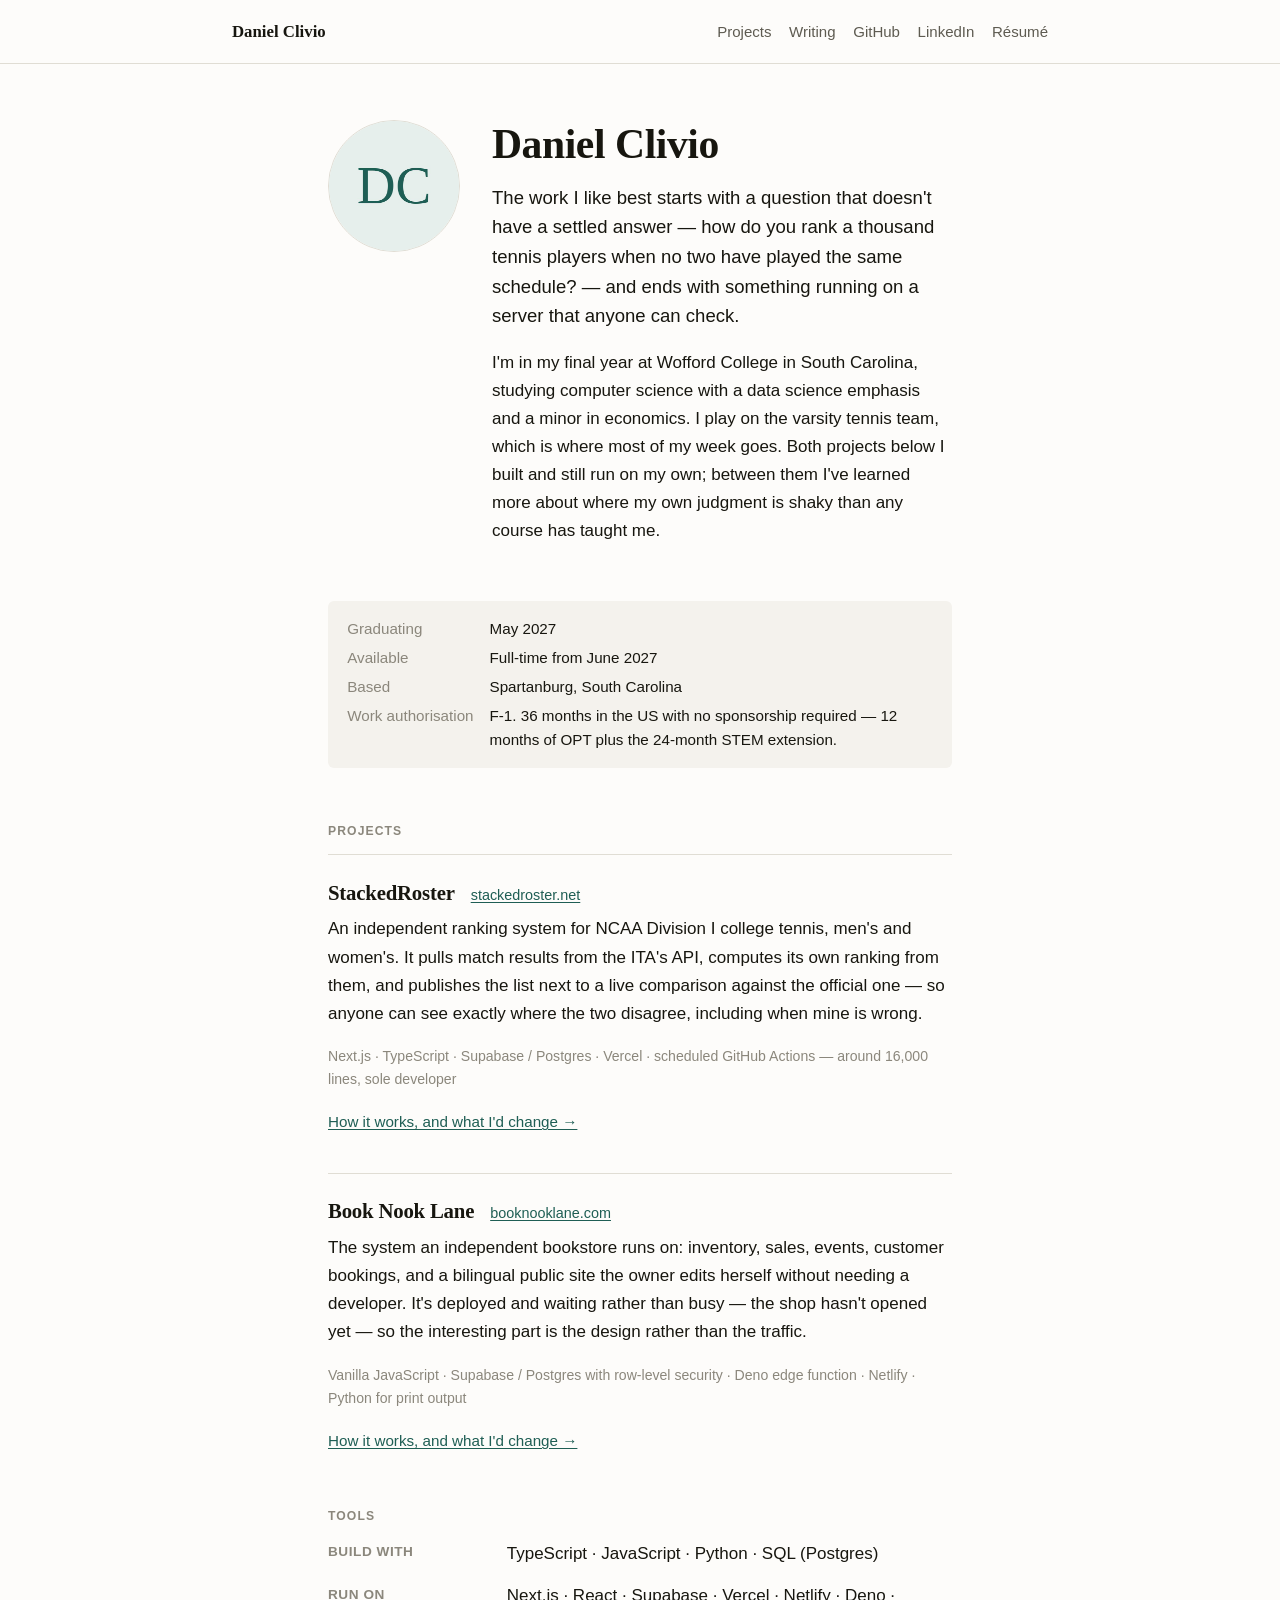
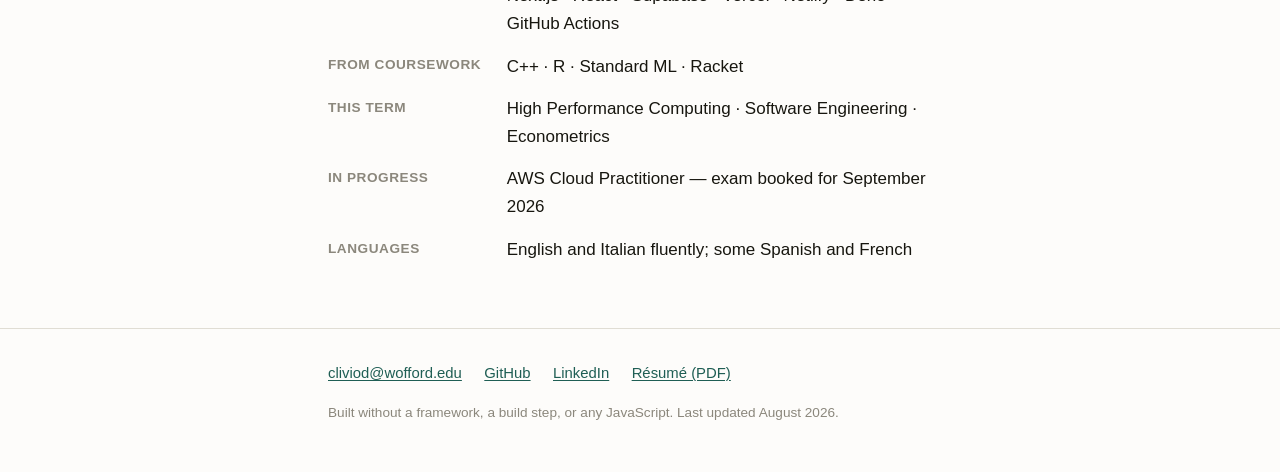
<file: index.html>
<!doctype html>
<html lang="en">
<head>
<meta charset="utf-8">
<meta name="viewport" content="width=device-width, initial-scale=1">
<title>Daniel Clivio</title>
<meta name="description" content="Computer science student at Wofford College. I build and run StackedRoster, an independent NCAA college tennis ranking system, and Book Nook Lane, the operations platform for an independent bookstore.">
<link rel="canonical" href="https://danielclivio05.github.io/">
<meta property="og:type" content="website">
<meta property="og:title" content="Daniel Clivio">
<meta property="og:description" content="Computer science student at Wofford College. I build and run StackedRoster, an independent NCAA college tennis ranking system, and Book Nook Lane, the operations platform for an independent bookstore.">
<meta property="og:url" content="https://danielclivio05.github.io/">
<meta property="og:image" content="https://danielclivio05.github.io/assets/og.png">
<meta property="og:image:width" content="1200">
<meta property="og:image:height" content="630">
<meta property="og:image:alt" content="Daniel Clivio — computer science, Wofford College">
<meta name="twitter:card" content="summary_large_image">
<link rel="stylesheet" href="styles.css">
</head>
<body>
<a class="skip" href="#main">Skip to content</a>

<header class="site">
  <div class="wide">
    <a class="name" href="/">Daniel Clivio</a>
    <nav aria-label="Primary">
      <a href="#projects">Projects</a>
      <a href="calibration.html">Writing</a>
      <a href="https://github.com/DanielClivio05">GitHub</a>
      <a href="https://www.linkedin.com/in/daniel-clivio">LinkedIn</a>
      <a href="assets/Daniel-Clivio-Resume.pdf">Résumé</a>
    </nav>
  </div>
</header>

<main id="main" class="wrap">

  <section class="intro">
    <img class="portrait" src="assets/daniel.jpg" alt="Daniel Clivio" width="132" height="132">
    <div class="text">
      <h1>Daniel Clivio</h1>
      <p class="lede" style="margin-top:0.8rem">
        The work I like best starts with a question that doesn't have a settled answer — how do you
        rank a thousand tennis players when no two have played the same schedule? — and ends with
        something running on a server that anyone can check.
      </p>
      <p>
        I'm in my final year at Wofford College in South Carolina, studying computer science with a
        data science emphasis and a minor in economics. I play on the varsity tennis team, which is
        where most of my week goes. Both projects below I built and still run on my own; between
        them I've learned more about where my own judgment is shaky than any course has taught me.
      </p>
    </div>
  </section>

  <section class="facts" aria-label="Availability">
    <dl>
      <dt>Graduating</dt><dd>May 2027</dd>
      <dt>Available</dt><dd>Full-time from June 2027</dd>
      <dt>Based</dt><dd>Spartanburg, South Carolina</dd>
      <dt>Work authorisation</dt>
      <dd>F-1. 36 months in the US with no sponsorship required — 12 months of OPT plus the 24-month STEM extension.</dd>
    </dl>
  </section>

  <section id="projects">
    <h2 class="eyebrow">Projects</h2>

    <article class="project">
      <div class="head">
        <h3>StackedRoster</h3>
        <span class="url"><a href="https://stackedroster.net">stackedroster.net</a></span>
      </div>
      <p>
        An independent ranking system for NCAA Division I college tennis, men's and women's. It pulls
        match results from the ITA's API, computes its own ranking from them, and publishes the list
        next to a live comparison against the official one — so anyone can see exactly where the two
        disagree, including when mine is wrong.
      </p>
      <p class="meta">Next.js · TypeScript · Supabase / Postgres · Vercel · scheduled GitHub Actions — around 16,000 lines, sole developer</p>
      <p class="more"><a href="stackedroster.html">How it works, and what I'd change &rarr;</a></p>
    </article>

    <article class="project">
      <div class="head">
        <h3>Book Nook Lane</h3>
        <span class="url"><a href="https://booknooklane.com">booknooklane.com</a></span>
      </div>
      <p>
        The system an independent bookstore runs on: inventory, sales, events, customer bookings, and
        a bilingual public site the owner edits herself without needing a developer. It's deployed and
        waiting rather than busy — the shop hasn't opened yet — so the interesting part is the design
        rather than the traffic.
      </p>
      <p class="meta">Vanilla JavaScript · Supabase / Postgres with row-level security · Deno edge function · Netlify · Python for print output</p>
      <p class="more"><a href="booknooklane.html">How it works, and what I'd change &rarr;</a></p>
    </article>
  </section>

  <!-- ============================================================
       RANKINGS SNAPSHOT — held back until the rows are real.
       Delete this comment wrapper (this line and the closing one) to
       switch the section on. Fill the five rows first; publishing
       em-dashes looks worse than not having the section at all.
       ============================================================
  <! - - ============================================================
       RANKINGS SNAPSHOT
       Hand-maintained on purpose: no fetch, no JSON, nothing that can
       fail in front of a visitor. Replace the five rows below and update
       the caption when the 2026-27 season starts in January.
       ============================================================ - - >
  <section aria-labelledby="snapshot-h">
    <h2 class="eyebrow" id="snapshot-h">A sample of the output</h2>
    <div class="scroll">
      <table>
        <caption>
          Top five, men's singles — final 2025-26 Division I standings as computed by StackedRoster,
          published 18 June 2026. Not a live table: the 2026-27 rankings begin when dual matches
          resume in January. The <a href="https://stackedroster.net/rankings/individual">full list of 100</a>
          and the <a href="https://stackedroster.net/methodology">methodology</a> are public.
        </caption>
        <thead>
          <tr><th scope="col">#</th><th scope="col">Player</th><th scope="col">School</th></tr>
        </thead>
        <tbody>
          <tr><td class="num">1</td><td>—</td><td>—</td></tr>
          <tr><td class="num">2</td><td>—</td><td>—</td></tr>
          <tr><td class="num">3</td><td>—</td><td>—</td></tr>
          <tr><td class="num">4</td><td>—</td><td>—</td></tr>
          <tr><td class="num">5</td><td>—</td><td>—</td></tr>
        </tbody>
      </table>
    </div>
  </section>
  -->

  <section class="tech">
    <h2 class="eyebrow">Tools</h2>
    <dl>
      <dt>Build with</dt>
      <dd>TypeScript · JavaScript · Python · SQL (Postgres)</dd>
      <dt>Run on</dt>
      <dd>Next.js · React · Supabase · Vercel · Netlify · Deno · GitHub Actions</dd>
      <dt>From coursework</dt>
      <dd>C++ · R · Standard ML · Racket</dd>
      <dt>This term</dt>
      <dd>High Performance Computing · Software Engineering · Econometrics</dd>
      <dt>In progress</dt>
      <dd>AWS Cloud Practitioner — exam booked for September 2026</dd>
      <dt>Languages</dt>
      <dd>English and Italian fluently; some Spanish and French</dd>
    </dl>
  </section>

</main>

<footer class="site">
  <div class="wrap">
    <ul>
      <li><a href="mailto:cliviod@wofford.edu">cliviod@wofford.edu</a></li>
      <li><a href="https://github.com/DanielClivio05">GitHub</a></li>
      <li><a href="https://www.linkedin.com/in/daniel-clivio">LinkedIn</a></li>
      <li><a href="assets/Daniel-Clivio-Resume.pdf">Résumé (PDF)</a></li>
    </ul>
    <p class="updated">Built without a framework, a build step, or any JavaScript. Last updated August 2026.</p>
  </div>
</footer>

</body>
</html>
</file>
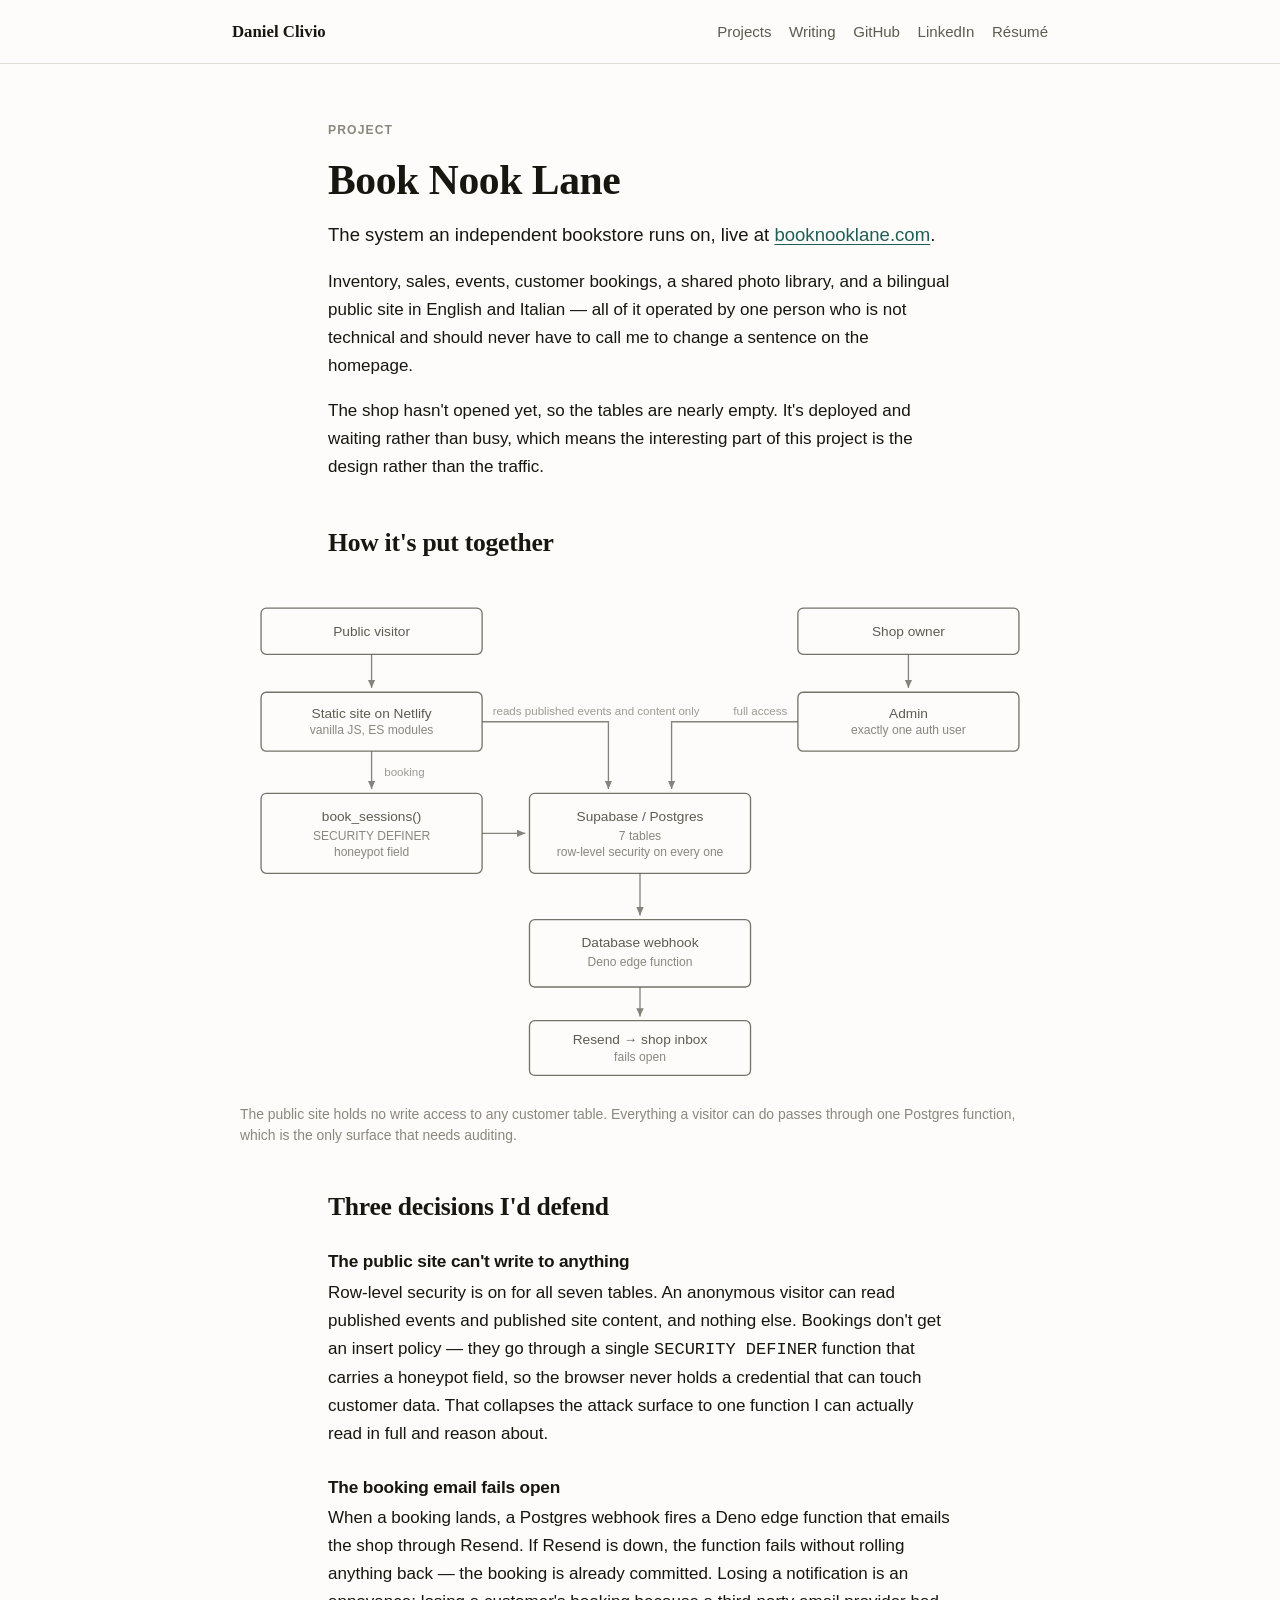
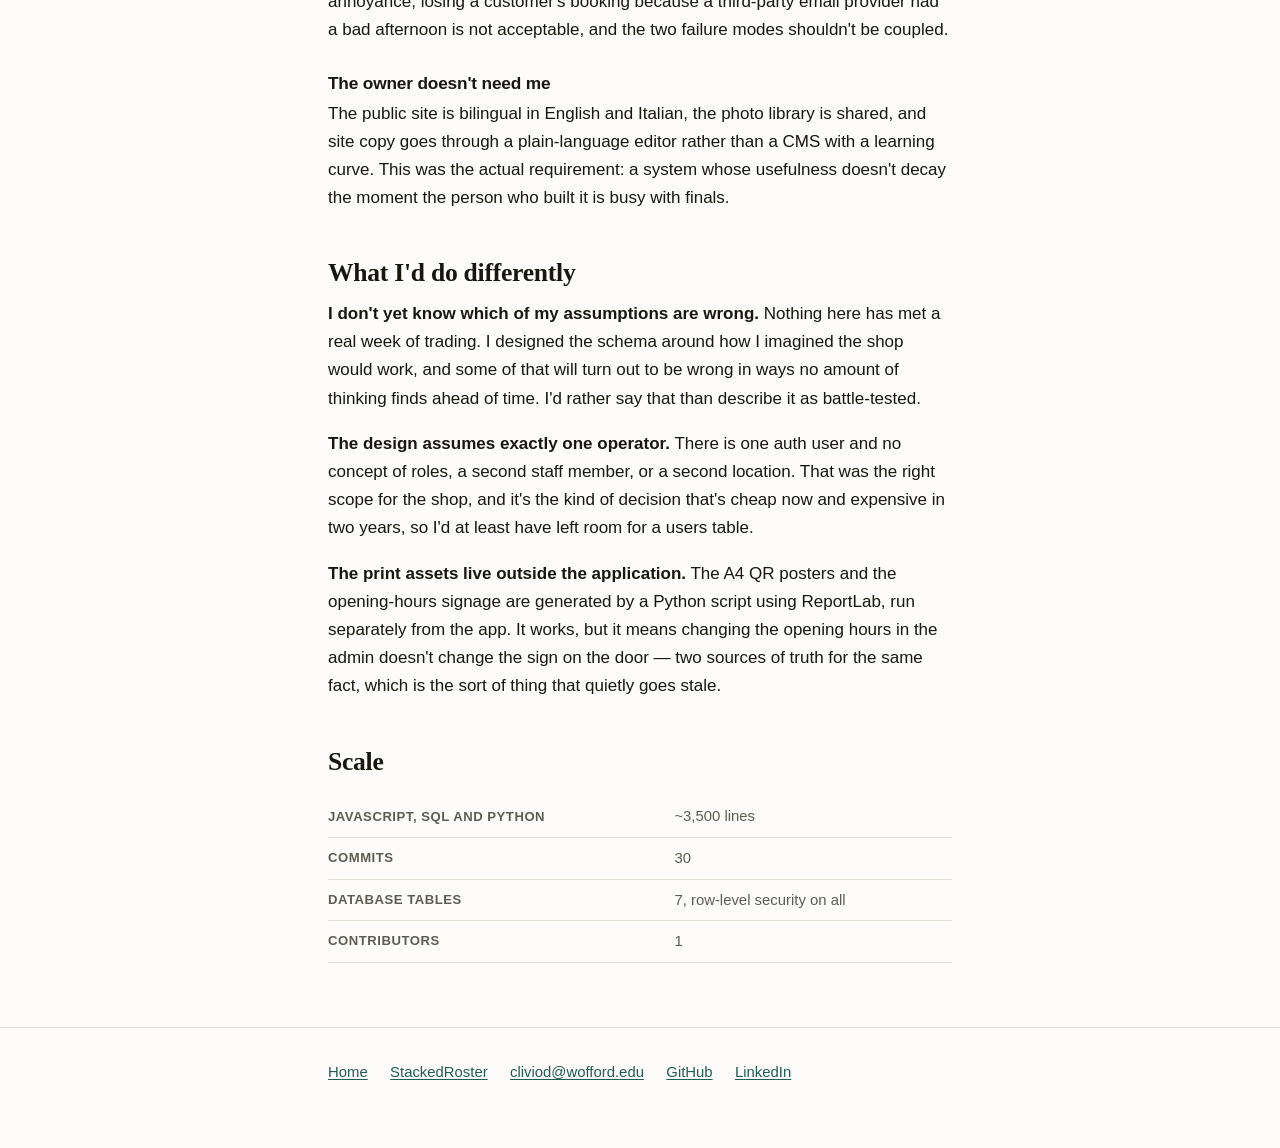
<file: booknooklane.html>
<!doctype html>
<html lang="en">
<head>
<meta charset="utf-8">
<meta name="viewport" content="width=device-width, initial-scale=1">
<title>Book Nook Lane — Daniel Clivio</title>
<meta name="description" content="How Book Nook Lane is built: the operations platform for an independent bookstore, the security design behind it, and what I would change.">
<link rel="canonical" href="https://danielclivio05.github.io/booknooklane.html">
<meta property="og:type" content="article">
<meta property="og:title" content="Book Nook Lane — how it's built">
<meta property="og:description" content="The operations platform an independent bookstore runs on: the security design, three decisions I'd defend, and what I'd change.">
<meta property="og:url" content="https://danielclivio05.github.io/booknooklane.html">
<meta property="og:image" content="https://danielclivio05.github.io/assets/og.png">
<meta name="twitter:card" content="summary_large_image">
<link rel="stylesheet" href="styles.css">
</head>
<body>
<a class="skip" href="#main">Skip to content</a>

<header class="site">
  <div class="wide">
    <a class="name" href="/">Daniel Clivio</a>
    <nav aria-label="Primary">
      <a href="/#projects">Projects</a>
      <a href="calibration.html">Writing</a>
      <a href="https://github.com/DanielClivio05">GitHub</a>
      <a href="https://www.linkedin.com/in/daniel-clivio">LinkedIn</a>
      <a href="assets/Daniel-Clivio-Resume.pdf">Résumé</a>
    </nav>
  </div>
</header>

<main id="main" class="wrap">

  <p class="eyebrow">Project</p>
  <h1>Book Nook Lane</h1>
  <p class="lede" style="margin-top:0.9rem">
    The system an independent bookstore runs on, live at
    <a href="https://booknooklane.com">booknooklane.com</a>.
  </p>

  <p>
    Inventory, sales, events, customer bookings, a shared photo library, and a bilingual public site
    in English and Italian — all of it operated by one person who is not technical and should never
    have to call me to change a sentence on the homepage.
  </p>
  <p>
    The shop hasn't opened yet, so the tables are nearly empty. It's deployed and waiting rather than
    busy, which means the interesting part of this project is the design rather than the traffic.
  </p>

  <h2>How it's put together</h2>

  <figure class="bleed">
    <div class="diagram-scroll">
      <svg viewBox="0 0 760 480" role="img" aria-labelledby="bnl-title bnl-desc">
        <title id="bnl-title">Book Nook Lane architecture</title>
        <desc id="bnl-desc">Public visitors reach a static Netlify site that can only read published
        events and content. Bookings are written through a single SECURITY DEFINER Postgres function.
        The owner signs in to an admin area with full access. A database webhook triggers a Deno edge
        function that emails the shop through Resend.</desc>
        <defs>
          <marker id="ar2" viewBox="0 0 10 10" refX="9" refY="5" markerWidth="7" markerHeight="7" orient="auto-start-reverse">
            <path d="M0,1 L9,5 L0,9 z" fill="currentColor"/>
          </marker>
        </defs>
        <g fill="none" stroke="currentColor" stroke-width="1.25" opacity="0.85">
          <rect x="20"  y="20"  width="210" height="44" rx="5"/>
          <rect x="20"  y="100" width="210" height="56" rx="5"/>
          <rect x="20"  y="196" width="210" height="76" rx="5"/>
          <rect x="275" y="196" width="210" height="76" rx="5"/>
          <rect x="530" y="20"  width="210" height="44" rx="5"/>
          <rect x="530" y="100" width="210" height="56" rx="5"/>
          <rect x="275" y="316" width="210" height="64" rx="5"/>
          <rect x="275" y="412" width="210" height="52" rx="5"/>
        </g>
        <g fill="none" stroke="currentColor" stroke-width="1.25" marker-end="url(#ar2)" opacity="0.75">
          <path d="M125,64 V96"/>
          <path d="M125,156 V192"/>
          <path d="M230,234 H271"/>
          <path d="M230,128 H350 V192"/>
          <path d="M635,64 V96"/>
          <path d="M530,128 H410 V192"/>
          <path d="M380,272 V312"/>
          <path d="M380,380 V408"/>
        </g>
        <g fill="currentColor" font-size="13" text-anchor="middle" font-family="-apple-system, BlinkMacSystemFont, 'Segoe UI', sans-serif">
          <text x="125" y="47">Public visitor</text>
          <text x="125" y="124">Static site on Netlify</text>
          <text x="125" y="140" font-size="11.5" opacity="0.72">vanilla JS, ES modules</text>
          <text x="125" y="222">book_sessions()</text>
          <text x="125" y="240" font-size="11.5" opacity="0.72">SECURITY DEFINER</text>
          <text x="125" y="256" font-size="11.5" opacity="0.72">honeypot field</text>
          <text x="380" y="222">Supabase / Postgres</text>
          <text x="380" y="240" font-size="11.5" opacity="0.72">7 tables</text>
          <text x="380" y="256" font-size="11.5" opacity="0.72">row-level security on every one</text>
          <text x="635" y="47">Shop owner</text>
          <text x="635" y="124">Admin</text>
          <text x="635" y="140" font-size="11.5" opacity="0.72">exactly one auth user</text>
          <text x="380" y="342">Database webhook</text>
          <text x="380" y="360" font-size="11.5" opacity="0.72">Deno edge function</text>
          <text x="380" y="434">Resend &rarr; shop inbox</text>
          <text x="380" y="450" font-size="11.5" opacity="0.72">fails open</text>
        </g>
        <g fill="currentColor" font-size="11" opacity="0.6" font-family="-apple-system, BlinkMacSystemFont, 'Segoe UI', sans-serif">
          <text x="240" y="122">reads published events and content only</text>
          <text x="137" y="180">booking</text>
          <text x="520" y="122" text-anchor="end">full access</text>
        </g>
      </svg>
    </div>
    <figcaption>
      The public site holds no write access to any customer table. Everything a visitor can do
      passes through one Postgres function, which is the only surface that needs auditing.
    </figcaption>
  </figure>

  <h2>Three decisions I'd defend</h2>

  <h3>The public site can't write to anything</h3>
  <p>
    Row-level security is on for all seven tables. An anonymous visitor can read published events and
    published site content, and nothing else. Bookings don't get an insert policy — they go through a
    single <code>SECURITY DEFINER</code> function that carries a honeypot field, so the browser never
    holds a credential that can touch customer data. That collapses the attack surface to one
    function I can actually read in full and reason about.
  </p>

  <h3>The booking email fails open</h3>
  <p>
    When a booking lands, a Postgres webhook fires a Deno edge function that emails the shop through
    Resend. If Resend is down, the function fails without rolling anything back — the booking is
    already committed. Losing a notification is an annoyance; losing a customer's booking because a
    third-party email provider had a bad afternoon is not acceptable, and the two failure modes
    shouldn't be coupled.
  </p>

  <h3>The owner doesn't need me</h3>
  <p>
    The public site is bilingual in English and Italian, the photo library is shared, and site copy
    goes through a plain-language editor rather than a CMS with a learning curve. This was the actual
    requirement: a system whose usefulness doesn't decay the moment the person who built it is busy
    with finals.
  </p>

  <h2>What I'd do differently</h2>
  <p>
    <strong>I don't yet know which of my assumptions are wrong.</strong> Nothing here has met a real
    week of trading. I designed the schema around how I imagined the shop would work, and some of
    that will turn out to be wrong in ways no amount of thinking finds ahead of time. I'd rather say
    that than describe it as battle-tested.
  </p>
  <p>
    <strong>The design assumes exactly one operator.</strong> There is one auth user and no concept
    of roles, a second staff member, or a second location. That was the right scope for the shop, and
    it's the kind of decision that's cheap now and expensive in two years, so I'd at least have left
    room for a users table.
  </p>
  <p>
    <strong>The print assets live outside the application.</strong> The A4 QR posters and the
    opening-hours signage are generated by a Python script using ReportLab, run separately from the
    app. It works, but it means changing the opening hours in the admin doesn't change the sign on
    the door — two sources of truth for the same fact, which is the sort of thing that quietly goes
    stale.
  </p>

  <h2>Scale</h2>
  <div class="scroll">
    <table>
      <tbody>
        <tr><th scope="row">JavaScript, SQL and Python</th><td class="num">~3,500 lines</td></tr>
        <tr><th scope="row">Commits</th><td class="num">30</td></tr>
        <tr><th scope="row">Database tables</th><td class="num">7, row-level security on all</td></tr>
        <tr><th scope="row">Contributors</th><td class="num">1</td></tr>
      </tbody>
    </table>
  </div>

</main>

<footer class="site">
  <div class="wrap">
    <ul>
      <li><a href="/">Home</a></li>
      <li><a href="stackedroster.html">StackedRoster</a></li>
      <li><a href="mailto:cliviod@wofford.edu">cliviod@wofford.edu</a></li>
      <li><a href="https://github.com/DanielClivio05">GitHub</a></li>
      <li><a href="https://www.linkedin.com/in/daniel-clivio">LinkedIn</a></li>
    </ul>
  </div>
</footer>

</body>
</html>
</file>
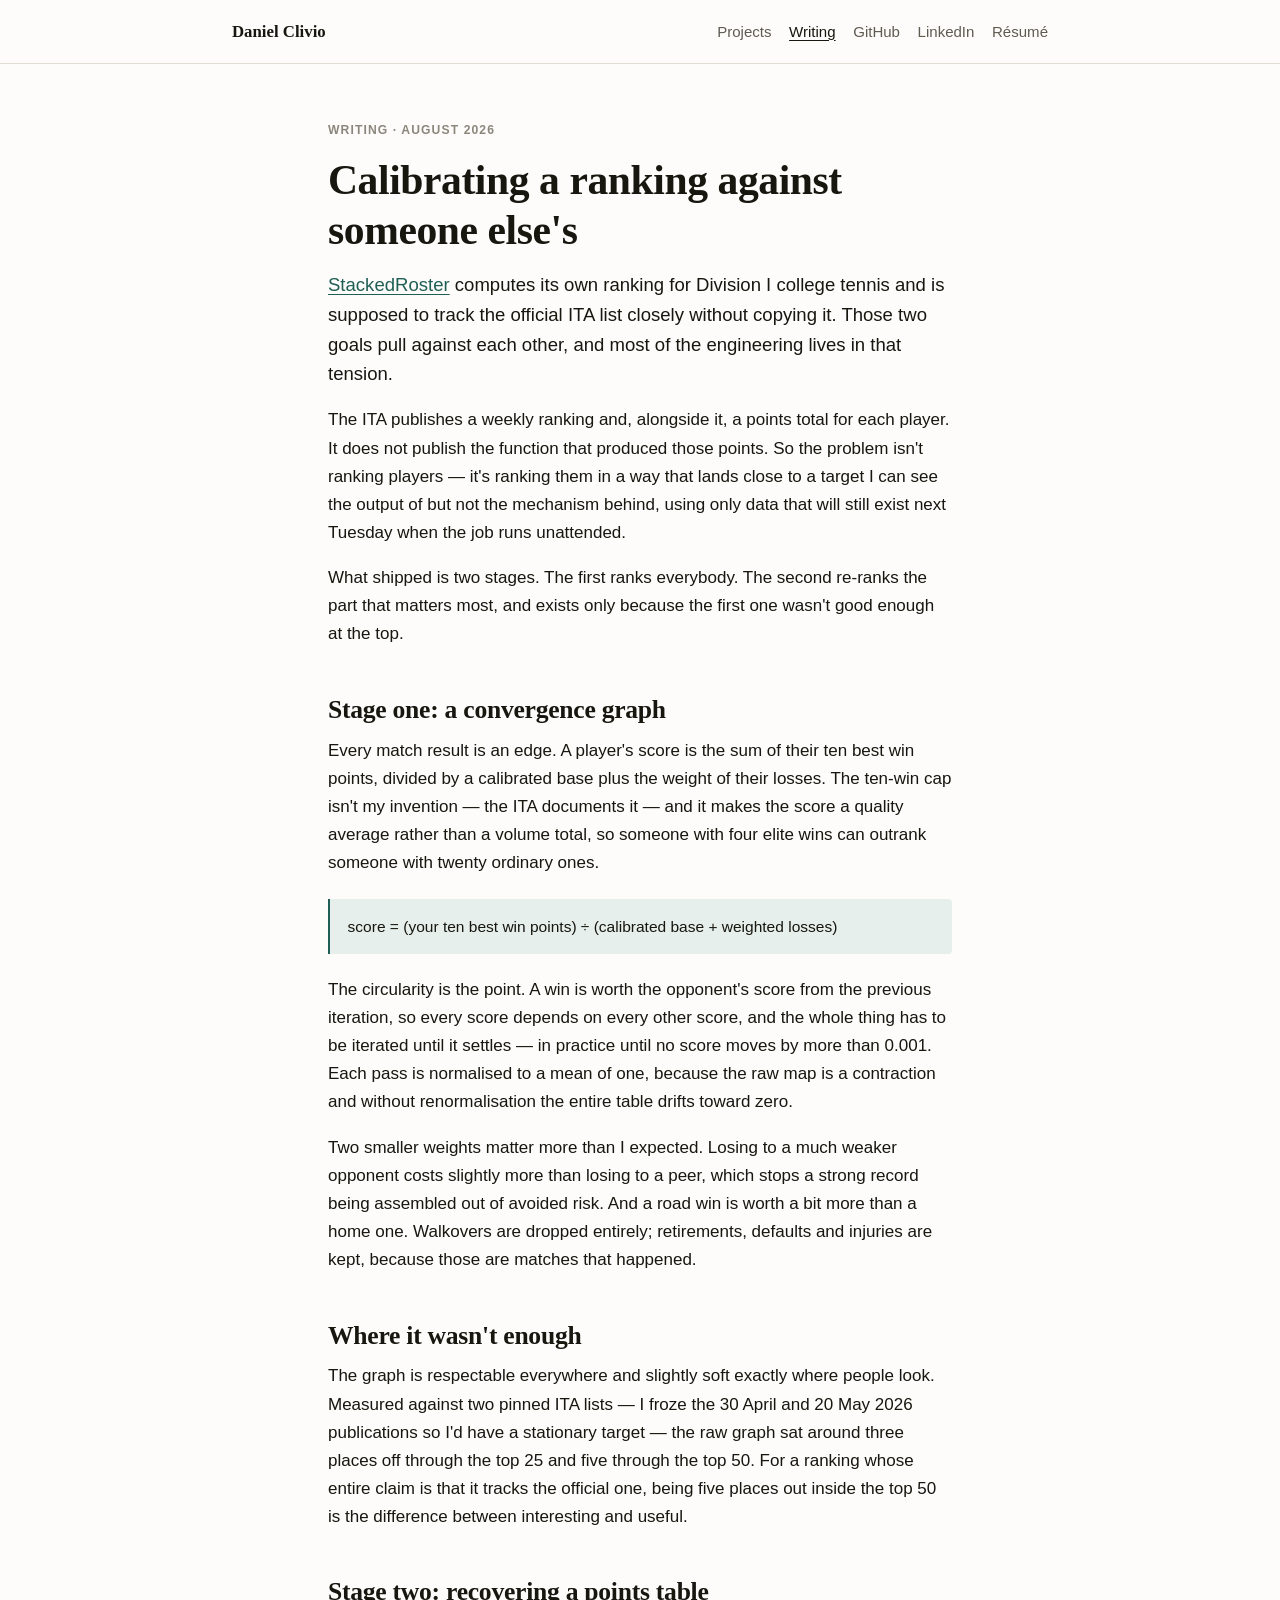
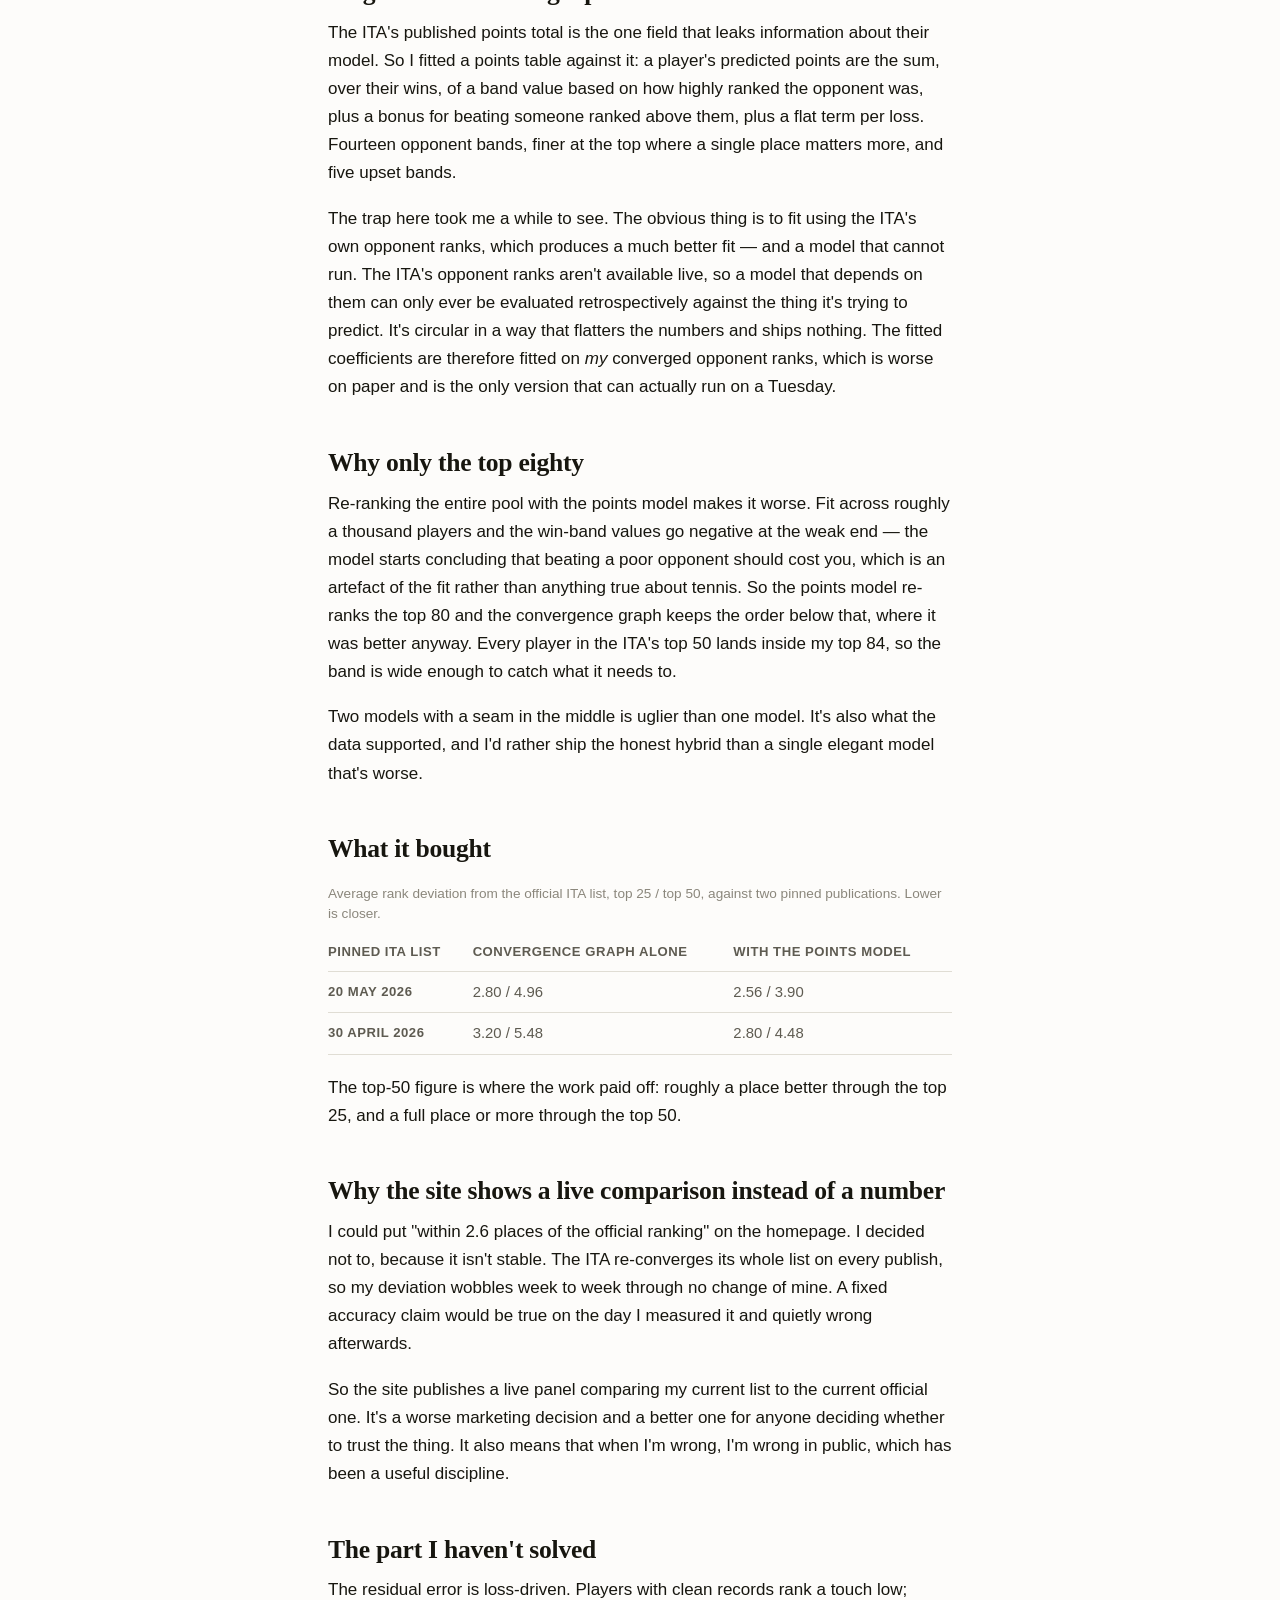
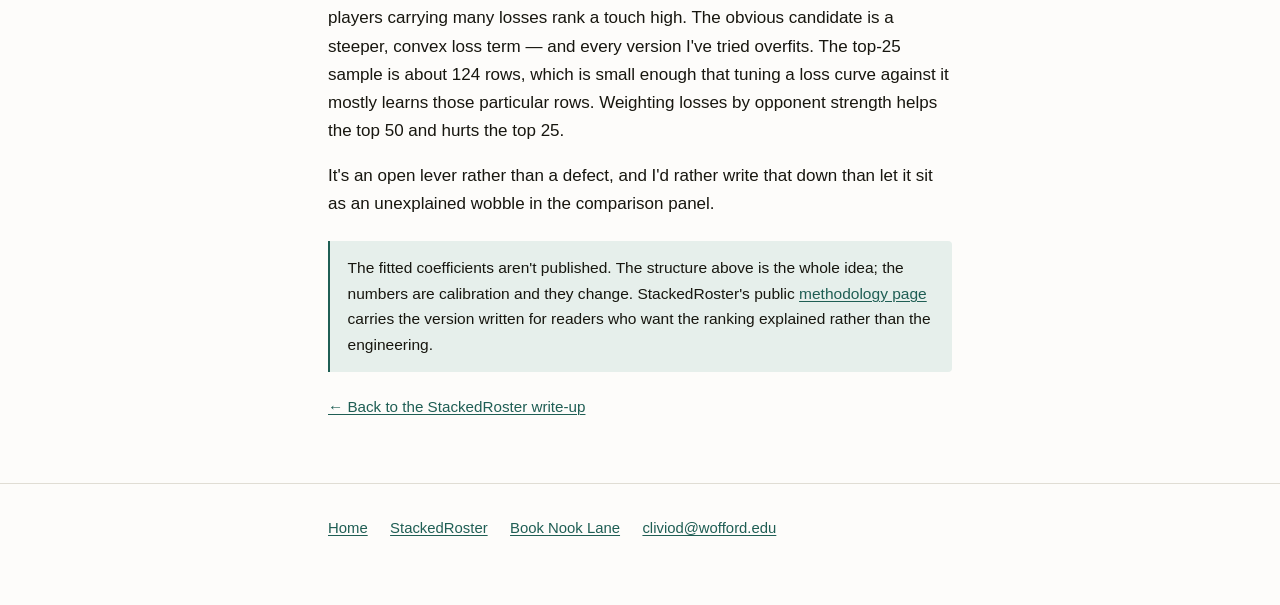
<file: calibration.html>
<!doctype html>
<html lang="en">
<head>
<meta charset="utf-8">
<meta name="viewport" content="width=device-width, initial-scale=1">
<title>Calibrating a ranking against someone else's — Daniel Clivio</title>
<meta name="description" content="How I fitted StackedRoster's independent college tennis ranking to track the official ITA list: a convergence graph, a recovered points table, and why only the top 80 gets re-ranked.">
<link rel="canonical" href="https://danielclivio05.github.io/calibration.html">
<meta property="og:type" content="article">
<meta property="og:title" content="Calibrating a ranking against someone else's">
<meta property="og:description" content="A convergence graph, a recovered points table, and why only the top 80 gets re-ranked.">
<meta property="og:url" content="https://danielclivio05.github.io/calibration.html">
<meta property="og:image" content="https://danielclivio05.github.io/assets/og.png">
<meta name="twitter:card" content="summary_large_image">
<link rel="stylesheet" href="styles.css">
</head>
<body>
<a class="skip" href="#main">Skip to content</a>

<header class="site">
  <div class="wide">
    <a class="name" href="/">Daniel Clivio</a>
    <nav aria-label="Primary">
      <a href="/#projects">Projects</a>
      <a href="calibration.html" aria-current="page">Writing</a>
      <a href="https://github.com/DanielClivio05">GitHub</a>
      <a href="https://www.linkedin.com/in/daniel-clivio">LinkedIn</a>
      <a href="assets/Daniel-Clivio-Resume.pdf">Résumé</a>
    </nav>
  </div>
</header>

<main id="main" class="wrap">

  <p class="eyebrow">Writing · August 2026</p>
  <h1>Calibrating a ranking against someone else's</h1>
  <p class="lede" style="margin-top:0.9rem">
    <a href="https://stackedroster.net">StackedRoster</a> computes its own ranking for Division I
    college tennis and is supposed to track the official ITA list closely without copying it. Those
    two goals pull against each other, and most of the engineering lives in that tension.
  </p>

  <p>
    The ITA publishes a weekly ranking and, alongside it, a points total for each player. It does not
    publish the function that produced those points. So the problem isn't ranking players — it's
    ranking them in a way that lands close to a target I can see the output of but not the mechanism
    behind, using only data that will still exist next Tuesday when the job runs unattended.
  </p>
  <p>
    What shipped is two stages. The first ranks everybody. The second re-ranks the part that matters
    most, and exists only because the first one wasn't good enough at the top.
  </p>

  <h2>Stage one: a convergence graph</h2>

  <p>
    Every match result is an edge. A player's score is the sum of their ten best win points, divided
    by a calibrated base plus the weight of their losses. The ten-win cap isn't my invention — the
    ITA documents it — and it makes the score a quality average rather than a volume total, so
    someone with four elite wins can outrank someone with twenty ordinary ones.
  </p>

  <div class="note">
    <p>
      score = (your ten best win points) ÷ (calibrated base + weighted losses)
    </p>
  </div>

  <p>
    The circularity is the point. A win is worth the opponent's score from the previous iteration, so
    every score depends on every other score, and the whole thing has to be iterated until it settles
    — in practice until no score moves by more than 0.001. Each pass is normalised to a mean of one,
    because the raw map is a contraction and without renormalisation the entire table drifts toward
    zero.
  </p>
  <p>
    Two smaller weights matter more than I expected. Losing to a much weaker opponent costs slightly
    more than losing to a peer, which stops a strong record being assembled out of avoided risk. And
    a road win is worth a bit more than a home one. Walkovers are dropped entirely; retirements,
    defaults and injuries are kept, because those are matches that happened.
  </p>

  <h2>Where it wasn't enough</h2>

  <p>
    The graph is respectable everywhere and slightly soft exactly where people look. Measured against
    two pinned ITA lists — I froze the 30 April and 20 May 2026 publications so I'd have a stationary
    target — the raw graph sat around three places off through the top 25 and five through the top 50.
    For a ranking whose entire claim is that it tracks the official one, being five places out inside
    the top 50 is the difference between interesting and useful.
  </p>

  <h2>Stage two: recovering a points table</h2>

  <p>
    The ITA's published points total is the one field that leaks information about their model. So I
    fitted a points table against it: a player's predicted points are the sum, over their wins, of a
    band value based on how highly ranked the opponent was, plus a bonus for beating someone ranked
    above them, plus a flat term per loss. Fourteen opponent bands, finer at the top where a single
    place matters more, and five upset bands.
  </p>

  <p>
    The trap here took me a while to see. The obvious thing is to fit using the ITA's own opponent
    ranks, which produces a much better fit — and a model that cannot run. The ITA's opponent ranks
    aren't available live, so a model that depends on them can only ever be evaluated retrospectively
    against the thing it's trying to predict. It's circular in a way that flatters the numbers and
    ships nothing. The fitted coefficients are therefore fitted on <em>my</em> converged opponent
    ranks, which is worse on paper and is the only version that can actually run on a Tuesday.
  </p>

  <h2>Why only the top eighty</h2>

  <p>
    Re-ranking the entire pool with the points model makes it worse. Fit across roughly a thousand
    players and the win-band values go negative at the weak end — the model starts concluding that
    beating a poor opponent should cost you, which is an artefact of the fit rather than anything
    true about tennis. So the points model re-ranks the top 80 and the convergence graph keeps the
    order below that, where it was better anyway. Every player in the ITA's top 50 lands inside my
    top 84, so the band is wide enough to catch what it needs to.
  </p>
  <p>
    Two models with a seam in the middle is uglier than one model. It's also what the data supported,
    and I'd rather ship the honest hybrid than a single elegant model that's worse.
  </p>

  <h2>What it bought</h2>

  <div class="scroll">
    <table>
      <caption>
        Average rank deviation from the official ITA list, top 25 / top 50, against two pinned
        publications. Lower is closer.
      </caption>
      <thead>
        <tr>
          <th scope="col">Pinned ITA list</th>
          <th scope="col">Convergence graph alone</th>
          <th scope="col">With the points model</th>
        </tr>
      </thead>
      <tbody>
        <tr><th scope="row">20 May 2026</th><td class="num">2.80 / 4.96</td><td class="num">2.56 / 3.90</td></tr>
        <tr><th scope="row">30 April 2026</th><td class="num">3.20 / 5.48</td><td class="num">2.80 / 4.48</td></tr>
      </tbody>
    </table>
  </div>

  <p>
    The top-50 figure is where the work paid off: roughly a place better through the top 25, and a
    full place or more through the top 50.
  </p>

  <h2>Why the site shows a live comparison instead of a number</h2>

  <p>
    I could put "within 2.6 places of the official ranking" on the homepage. I decided not to, because
    it isn't stable. The ITA re-converges its whole list on every publish, so my deviation wobbles
    week to week through no change of mine. A fixed accuracy claim would be true on the day I measured
    it and quietly wrong afterwards.
  </p>
  <p>
    So the site publishes a live panel comparing my current list to the current official one. It's a
    worse marketing decision and a better one for anyone deciding whether to trust the thing. It also
    means that when I'm wrong, I'm wrong in public, which has been a useful discipline.
  </p>

  <h2>The part I haven't solved</h2>

  <p>
    The residual error is loss-driven. Players with clean records rank a touch low; players carrying
    many losses rank a touch high. The obvious candidate is a steeper, convex loss term — and every
    version I've tried overfits. The top-25 sample is about 124 rows, which is small enough that
    tuning a loss curve against it mostly learns those particular rows. Weighting losses by opponent
    strength helps the top 50 and hurts the top 25.
  </p>
  <p>
    It's an open lever rather than a defect, and I'd rather write that down than let it sit as an
    unexplained wobble in the comparison panel.
  </p>

  <div class="note">
    <p>
      The fitted coefficients aren't published. The structure above is the whole idea; the numbers
      are calibration and they change. StackedRoster's public
      <a href="https://stackedroster.net/methodology">methodology page</a> carries the version written
      for readers who want the ranking explained rather than the engineering.
    </p>
  </div>

  <p class="more"><a href="stackedroster.html">&larr; Back to the StackedRoster write-up</a></p>

</main>

<footer class="site">
  <div class="wrap">
    <ul>
      <li><a href="/">Home</a></li>
      <li><a href="stackedroster.html">StackedRoster</a></li>
      <li><a href="booknooklane.html">Book Nook Lane</a></li>
      <li><a href="mailto:cliviod@wofford.edu">cliviod@wofford.edu</a></li>
    </ul>
  </div>
</footer>

</body>
</html>
</file>
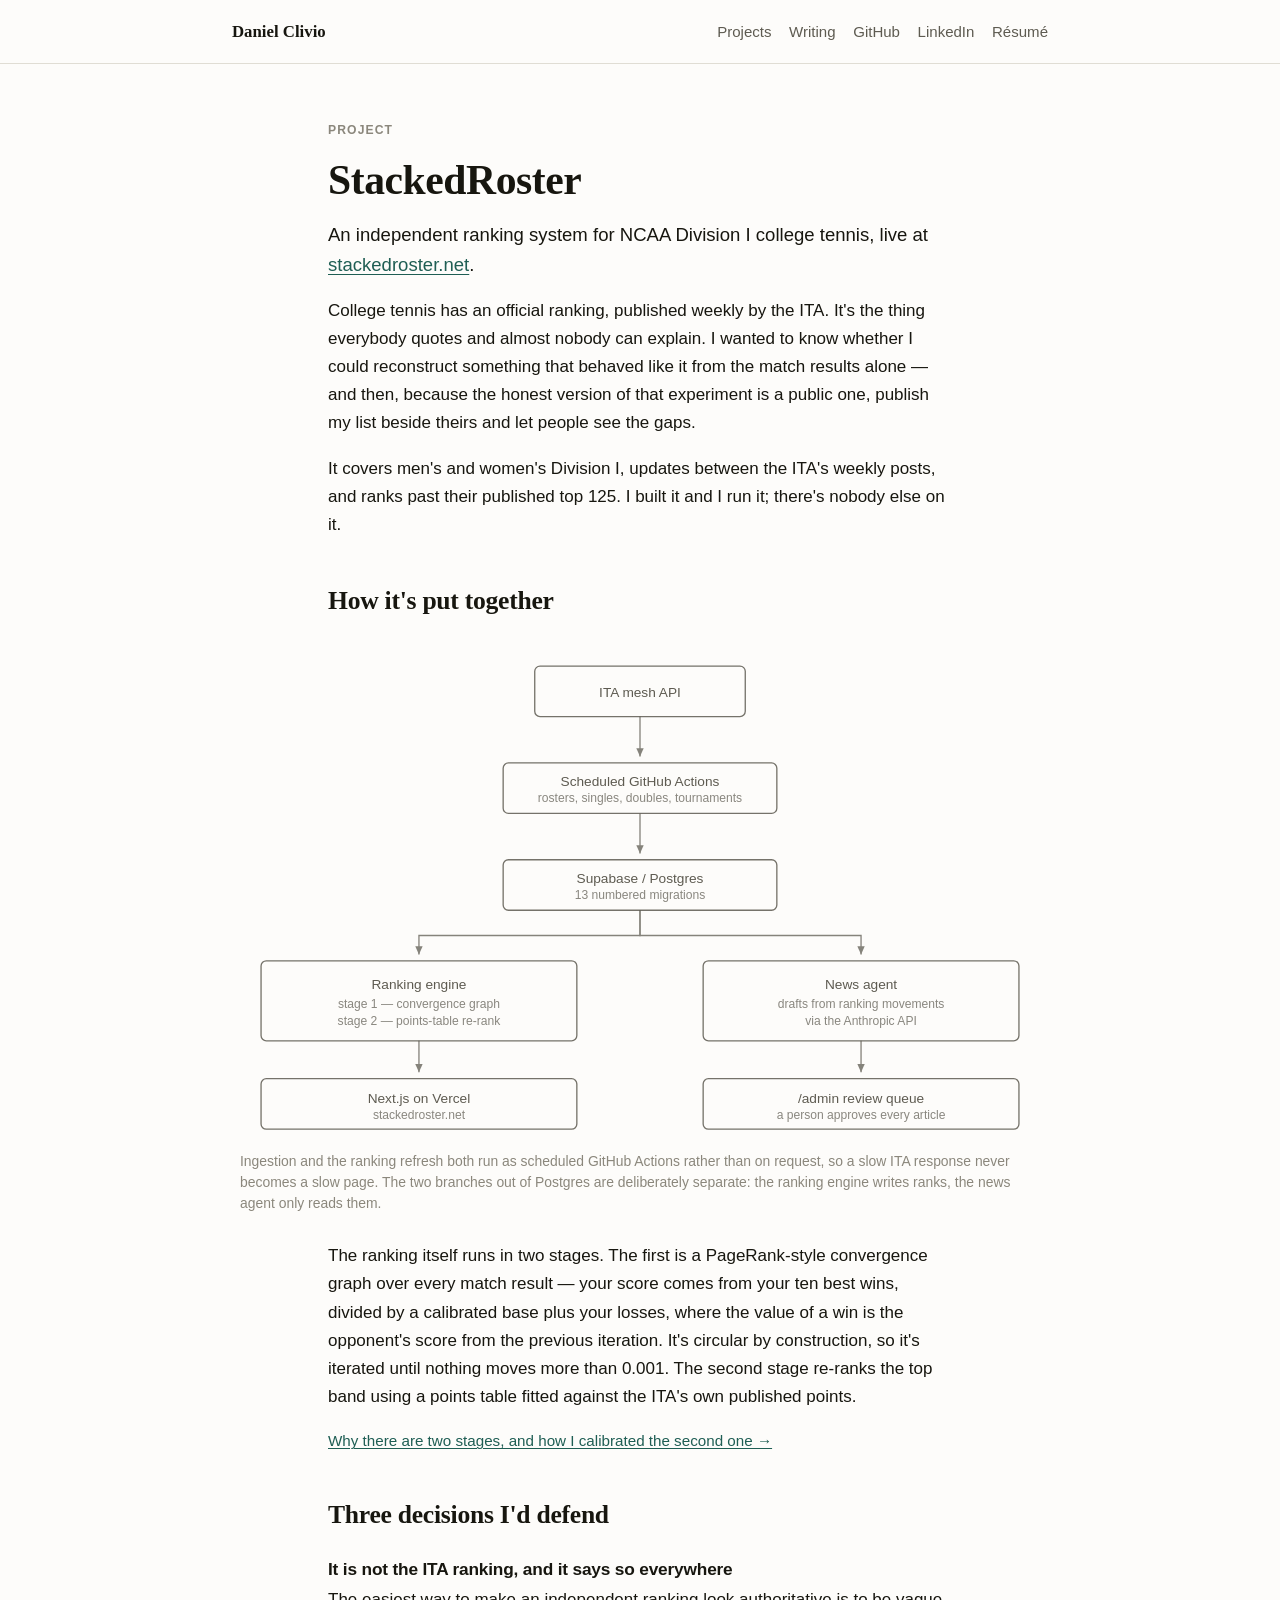
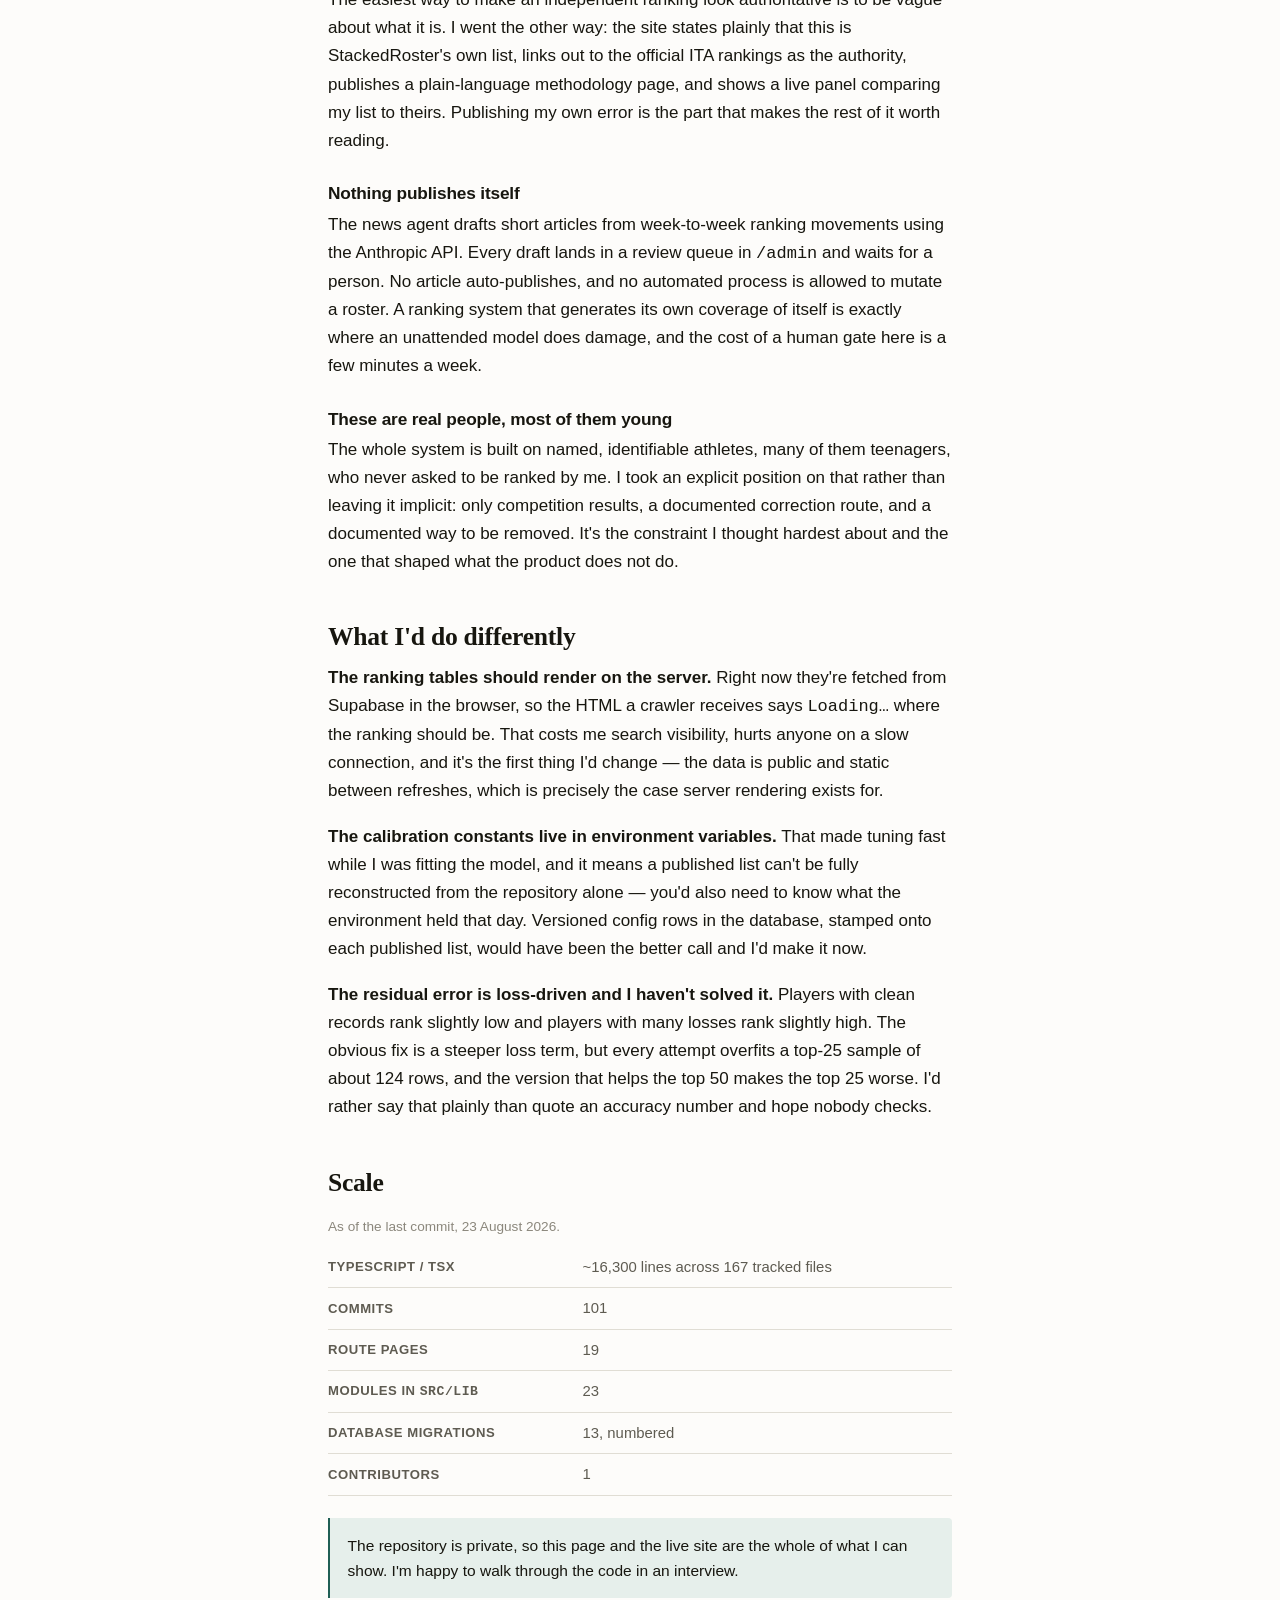
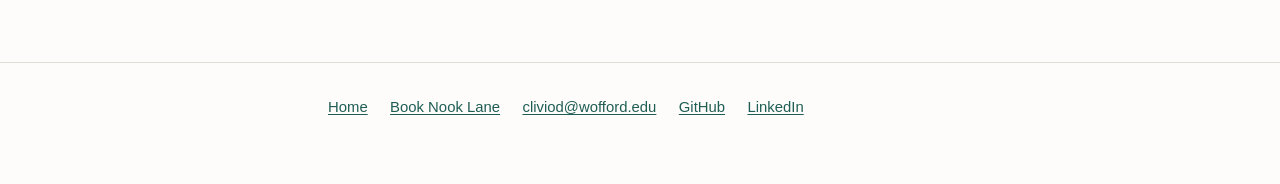
<file: stackedroster.html>
<!doctype html>
<html lang="en">
<head>
<meta charset="utf-8">
<meta name="viewport" content="width=device-width, initial-scale=1">
<title>StackedRoster — Daniel Clivio</title>
<meta name="description" content="How StackedRoster is built: an independent NCAA Division I college tennis ranking system, the decisions behind it, and what I would change.">
<link rel="canonical" href="https://danielclivio05.github.io/stackedroster.html">
<meta property="og:type" content="article">
<meta property="og:title" content="StackedRoster — how it's built">
<meta property="og:description" content="An independent NCAA Division I college tennis ranking system: the architecture, three decisions I'd defend, and what I'd change.">
<meta property="og:url" content="https://danielclivio05.github.io/stackedroster.html">
<meta property="og:image" content="https://danielclivio05.github.io/assets/og.png">
<meta name="twitter:card" content="summary_large_image">
<link rel="stylesheet" href="styles.css">
</head>
<body>
<a class="skip" href="#main">Skip to content</a>

<header class="site">
  <div class="wide">
    <a class="name" href="/">Daniel Clivio</a>
    <nav aria-label="Primary">
      <a href="/#projects">Projects</a>
      <a href="calibration.html">Writing</a>
      <a href="https://github.com/DanielClivio05">GitHub</a>
      <a href="https://www.linkedin.com/in/daniel-clivio">LinkedIn</a>
      <a href="assets/Daniel-Clivio-Resume.pdf">Résumé</a>
    </nav>
  </div>
</header>

<main id="main" class="wrap">

  <p class="eyebrow">Project</p>
  <h1>StackedRoster</h1>
  <p class="lede" style="margin-top:0.9rem">
    An independent ranking system for NCAA Division I college tennis, live at
    <a href="https://stackedroster.net">stackedroster.net</a>.
  </p>

  <p>
    College tennis has an official ranking, published weekly by the ITA. It's the thing everybody
    quotes and almost nobody can explain. I wanted to know whether I could reconstruct something
    that behaved like it from the match results alone — and then, because the honest version of that
    experiment is a public one, publish my list beside theirs and let people see the gaps.
  </p>
  <p>
    It covers men's and women's Division I, updates between the ITA's weekly posts, and ranks past
    their published top 125. I built it and I run it; there's nobody else on it.
  </p>

  <h2>How it's put together</h2>

  <figure class="bleed">
    <div class="diagram-scroll">
      <svg viewBox="0 0 760 470" role="img" aria-labelledby="arch-title arch-desc">
        <title id="arch-title">StackedRoster architecture</title>
        <desc id="arch-desc">Match data flows from the ITA mesh API through scheduled GitHub Actions
        into Supabase Postgres. From there it feeds the ranking engine, which publishes to a Next.js
        site on Vercel, and separately feeds a news agent whose drafts go to a human review queue.</desc>
        <defs>
          <marker id="ar" viewBox="0 0 10 10" refX="9" refY="5" markerWidth="7" markerHeight="7" orient="auto-start-reverse">
            <path d="M0,1 L9,5 L0,9 z" fill="currentColor"/>
          </marker>
        </defs>
        <g fill="none" stroke="currentColor" stroke-width="1.25" opacity="0.85">
          <rect x="280" y="20"  width="200" height="48" rx="5"/>
          <rect x="250" y="112" width="260" height="48" rx="5"/>
          <rect x="250" y="204" width="260" height="48" rx="5"/>
          <rect x="20"  y="300" width="300" height="76" rx="5"/>
          <rect x="440" y="300" width="300" height="76" rx="5"/>
          <rect x="20"  y="412" width="300" height="48" rx="5"/>
          <rect x="440" y="412" width="300" height="48" rx="5"/>
        </g>
        <g fill="none" stroke="currentColor" stroke-width="1.25" marker-end="url(#ar)" opacity="0.75">
          <path d="M380,68 V106"/>
          <path d="M380,160 V198"/>
          <path d="M380,252 V276 H170 V294"/>
          <path d="M380,252 V276 H590 V294"/>
          <path d="M170,376 V406"/>
          <path d="M590,376 V406"/>
        </g>
        <g fill="currentColor" font-size="13" text-anchor="middle" font-family="-apple-system, BlinkMacSystemFont, 'Segoe UI', sans-serif">
          <text x="380" y="49">ITA mesh API</text>
          <text x="380" y="134">Scheduled GitHub Actions</text>
          <text x="380" y="149" font-size="11.5" opacity="0.72">rosters, singles, doubles, tournaments</text>
          <text x="380" y="226">Supabase / Postgres</text>
          <text x="380" y="241" font-size="11.5" opacity="0.72">13 numbered migrations</text>
          <text x="170" y="327">Ranking engine</text>
          <text x="170" y="345" font-size="11.5" opacity="0.72">stage 1 — convergence graph</text>
          <text x="170" y="361" font-size="11.5" opacity="0.72">stage 2 — points-table re-rank</text>
          <text x="590" y="327">News agent</text>
          <text x="590" y="345" font-size="11.5" opacity="0.72">drafts from ranking movements</text>
          <text x="590" y="361" font-size="11.5" opacity="0.72">via the Anthropic API</text>
          <text x="170" y="435">Next.js on Vercel</text>
          <text x="170" y="450" font-size="11.5" opacity="0.72">stackedroster.net</text>
          <text x="590" y="435">/admin review queue</text>
          <text x="590" y="450" font-size="11.5" opacity="0.72">a person approves every article</text>
        </g>
      </svg>
    </div>
    <figcaption>
      Ingestion and the ranking refresh both run as scheduled GitHub Actions rather than on request,
      so a slow ITA response never becomes a slow page. The two branches out of Postgres are
      deliberately separate: the ranking engine writes ranks, the news agent only reads them.
    </figcaption>
  </figure>

  <p>
    The ranking itself runs in two stages. The first is a PageRank-style convergence graph over every
    match result — your score comes from your ten best wins, divided by a calibrated base plus your
    losses, where the value of a win is the opponent's score from the previous iteration. It's
    circular by construction, so it's iterated until nothing moves more than 0.001. The second stage
    re-ranks the top band using a points table fitted against the ITA's own published points.
  </p>
  <p class="more">
    <a href="calibration.html">Why there are two stages, and how I calibrated the second one &rarr;</a>
  </p>

  <h2>Three decisions I'd defend</h2>

  <h3>It is not the ITA ranking, and it says so everywhere</h3>
  <p>
    The easiest way to make an independent ranking look authoritative is to be vague about what it
    is. I went the other way: the site states plainly that this is StackedRoster's own list, links
    out to the official ITA rankings as the authority, publishes a plain-language methodology page,
    and shows a live panel comparing my list to theirs. Publishing my own error is the part that
    makes the rest of it worth reading.
  </p>

  <h3>Nothing publishes itself</h3>
  <p>
    The news agent drafts short articles from week-to-week ranking movements using the Anthropic API.
    Every draft lands in a review queue in <code>/admin</code> and waits for a person. No article
    auto-publishes, and no automated process is allowed to mutate a roster. A ranking system that
    generates its own coverage of itself is exactly where an unattended model does damage, and the
    cost of a human gate here is a few minutes a week.
  </p>

  <h3>These are real people, most of them young</h3>
  <p>
    The whole system is built on named, identifiable athletes, many of them teenagers, who never
    asked to be ranked by me. I took an explicit position on that rather than leaving it implicit:
    only competition results, a documented correction route, and a documented way to be removed.
    It's the constraint I thought hardest about and the one that shaped what the product does not do.
  </p>

  <h2>What I'd do differently</h2>
  <p>
    <strong>The ranking tables should render on the server.</strong> Right now they're fetched from
    Supabase in the browser, so the HTML a crawler receives says <code>Loading…</code> where the
    ranking should be. That costs me search visibility, hurts anyone on a slow connection, and it's
    the first thing I'd change — the data is public and static between refreshes, which is precisely
    the case server rendering exists for.
  </p>
  <p>
    <strong>The calibration constants live in environment variables.</strong> That made tuning fast
    while I was fitting the model, and it means a published list can't be fully reconstructed from
    the repository alone — you'd also need to know what the environment held that day. Versioned
    config rows in the database, stamped onto each published list, would have been the better call
    and I'd make it now.
  </p>
  <p>
    <strong>The residual error is loss-driven and I haven't solved it.</strong> Players with clean
    records rank slightly low and players with many losses rank slightly high. The obvious fix is a
    steeper loss term, but every attempt overfits a top-25 sample of about 124 rows, and the version
    that helps the top 50 makes the top 25 worse. I'd rather say that plainly than quote an accuracy
    number and hope nobody checks.
  </p>

  <h2>Scale</h2>
  <div class="scroll">
    <table>
      <caption>As of the last commit, 23 August 2026.</caption>
      <tbody>
        <tr><th scope="row">TypeScript / TSX</th><td class="num">~16,300 lines across 167 tracked files</td></tr>
        <tr><th scope="row">Commits</th><td class="num">101</td></tr>
        <tr><th scope="row">Route pages</th><td class="num">19</td></tr>
        <tr><th scope="row">Modules in <code>src/lib</code></th><td class="num">23</td></tr>
        <tr><th scope="row">Database migrations</th><td class="num">13, numbered</td></tr>
        <tr><th scope="row">Contributors</th><td class="num">1</td></tr>
      </tbody>
    </table>
  </div>

  <div class="note">
    <p>
      The repository is private, so this page and the live site are the whole of what I can show.
      I'm happy to walk through the code in an interview.
    </p>
  </div>

</main>

<footer class="site">
  <div class="wrap">
    <ul>
      <li><a href="/">Home</a></li>
      <li><a href="booknooklane.html">Book Nook Lane</a></li>
      <li><a href="mailto:cliviod@wofford.edu">cliviod@wofford.edu</a></li>
      <li><a href="https://github.com/DanielClivio05">GitHub</a></li>
      <li><a href="https://www.linkedin.com/in/daniel-clivio">LinkedIn</a></li>
    </ul>
  </div>
</footer>

</body>
</html>
</file>
<file: styles.css>
/* Daniel Clivio — personal site
   No framework, no build step, no JavaScript. Everything below is hand-written
   so the page renders instantly and works with scripting disabled. */

:root {
  --bg:        #fdfcfa;
  --surface:   #f4f2ed;
  --text:      #17160f;
  --muted:     #5e5b51;
  --faint:     #8b877c;
  --rule:      #e0ddd4;
  --accent:    #1f5e54;
  --accent-bg: #e6efeb;
  --max:       42rem;
}

@media (prefers-color-scheme: dark) {
  :root {
    --bg:        #121310;
    --surface:   #1b1c18;
    --text:      #eceae3;
    --muted:     #a5a196;
    --faint:     #77746a;
    --rule:      #2c2e28;
    --accent:    #7cc4b4;
    --accent-bg: #17251f;
  }
}

*, *::before, *::after { box-sizing: border-box; }

html { -webkit-text-size-adjust: 100%; }

body {
  margin: 0;
  background: var(--bg);
  color: var(--text);
  font: 400 1.0625rem/1.65 -apple-system, BlinkMacSystemFont, "Segoe UI", Roboto,
        "Helvetica Neue", Arial, sans-serif;
  font-feature-settings: "kern" 1;
  text-rendering: optimizeLegibility;
}

h1, h2, h3 {
  font-family: "Iowan Old Style", "Palatino Linotype", Palatino, Georgia, serif;
  font-weight: 600;
  line-height: 1.2;
  letter-spacing: -0.01em;
  margin: 0;
}

h1 { font-size: clamp(2rem, 5vw, 2.6rem); }
h2 { font-size: clamp(1.35rem, 3vw, 1.6rem); margin: 2.9rem 0 0.7rem; }
h3 { font-size: 1.08rem; font-family: inherit; font-weight: 650; margin: 1.8rem 0 0.4rem; }
section > h2:first-child, main > .eyebrow + h1 { margin-top: 0; }
.project .head h3 { margin-top: 0; }

p { margin: 0 0 1.1rem; }
p:last-child { margin-bottom: 0; }

a { color: var(--accent); text-decoration-thickness: 1px; text-underline-offset: 0.16em; }
a:hover { text-decoration-thickness: 2px; }

a:focus-visible, summary:focus-visible {
  outline: 2px solid var(--accent);
  outline-offset: 3px;
  border-radius: 2px;
}

/* ---------- layout ---------- */

.wrap { max-width: var(--max); margin: 0 auto; padding: 0 1.5rem; }
.wide { max-width: 54rem; margin: 0 auto; padding: 0 1.5rem; }

.skip {
  position: absolute; left: -9999px;
  background: var(--accent); color: var(--bg);
  padding: 0.5rem 0.9rem; border-radius: 0 0 4px 0; z-index: 10;
}
.skip:focus { left: 0; top: 0; }

header.site {
  border-bottom: 1px solid var(--rule);
  padding: 1.1rem 0;
  margin-bottom: 3.5rem;
}
header.site .wide {
  display: flex; flex-wrap: wrap; gap: 0.5rem 1.4rem;
  align-items: baseline; justify-content: space-between;
}
header.site .name {
  font-family: "Iowan Old Style", Palatino, Georgia, serif;
  font-size: 1.05rem; font-weight: 600;
  color: var(--text); text-decoration: none;
}
header.site nav { display: flex; flex-wrap: wrap; gap: 1.1rem; font-size: 0.94rem; }
header.site nav a { color: var(--muted); text-decoration: none; }
header.site nav a:hover, header.site nav a[aria-current="page"] {
  color: var(--text); text-decoration: underline; text-underline-offset: 0.2em;
}

section { margin-bottom: 3.5rem; }

.lede { font-size: 1.16rem; line-height: 1.6; }

h2.eyebrow { font-family: inherit; margin: 0 0 1rem; }

.eyebrow {
  font-size: 0.76rem; letter-spacing: 0.09em; text-transform: uppercase;
  color: var(--faint); font-weight: 600; margin-bottom: 1rem;
}

/* ---------- intro ---------- */

.intro { display: flex; gap: 2rem; align-items: flex-start; flex-wrap: wrap; }
.intro .text { flex: 1 1 22rem; }
.portrait {
  width: 132px; height: 132px; border-radius: 50%;
  object-fit: cover; background: var(--surface);
  border: 1px solid var(--rule); flex: none;
}

.facts {
  margin: 1.5rem 0 3.5rem; padding: 1rem 1.2rem;
  background: var(--surface); border-radius: 6px;
  font-size: 0.95rem; line-height: 1.55;
}
.facts dl { margin: 0; display: grid; grid-template-columns: auto 1fr; gap: 0.35rem 1rem; }
.facts dt { color: var(--faint); }
.facts dd { margin: 0; }

/* ---------- projects ---------- */

.project {
  border-top: 1px solid var(--rule);
  padding-top: 1.6rem;
  margin-bottom: 2.4rem;
}
.project .head {
  display: flex; gap: 0.4rem 1rem; align-items: baseline;
  flex-wrap: wrap; margin-bottom: 0.5rem;
}
.project .head h3 { font-family: "Iowan Old Style", Palatino, Georgia, serif;
  font-size: 1.3rem; font-weight: 600; margin: 0; }
.project .url { font-size: 0.9rem; color: var(--muted); }
.meta { font-size: 0.88rem; color: var(--faint); margin-top: 0.7rem; }
.more { font-size: 0.95rem; margin-top: 0.9rem; }

/* ---------- tables ---------- */

.scroll { overflow-x: auto; margin: 1.2rem 0; }
table { border-collapse: collapse; width: 100%; font-size: 0.93rem; }
caption {
  text-align: left; color: var(--faint); font-size: 0.85rem;
  padding-bottom: 0.6rem; line-height: 1.45;
}
th, td { text-align: left; padding: 0.5rem 0.9rem 0.5rem 0; border-bottom: 1px solid var(--rule); }
th { font-weight: 600; color: var(--muted); font-size: 0.82rem;
     letter-spacing: 0.04em; text-transform: uppercase; }
td.num { font-variant-numeric: tabular-nums; color: var(--muted); }

/* ---------- tech list ---------- */

.tech dl { margin: 0; display: grid; gap: 0.9rem 1.6rem; grid-template-columns: 1fr; }
@media (min-width: 34rem) { .tech dl { grid-template-columns: auto 1fr; } }
.tech dt { color: var(--faint); font-size: 0.85rem; letter-spacing: 0.04em;
  text-transform: uppercase; font-weight: 600; padding-top: 0.1rem; }
.tech dd { margin: 0; }

/* ---------- callout ---------- */

.note {
  border-left: 2px solid var(--accent);
  background: var(--accent-bg);
  padding: 0.9rem 1.1rem;
  border-radius: 0 4px 4px 0;
  font-size: 0.97rem;
  margin: 1.4rem 0;
}
.note p:last-child { margin-bottom: 0; }

/* ---------- diagram ---------- */

figure { margin: 1.8rem 0; }
figure svg { width: 100%; height: auto; display: block; color: var(--muted); }
figcaption { font-size: 0.87rem; color: var(--faint); margin-top: 0.7rem; line-height: 1.5; }
.diagram-scroll { overflow-x: auto; }
.diagram-scroll svg { min-width: 30rem; }
/* let diagrams break out of the text column where there's room for them */
@media (min-width: 62rem) {
  figure.bleed { margin-left: -5.5rem; margin-right: -5.5rem; }
}

/* ---------- footer ---------- */

footer.site {
  border-top: 1px solid var(--rule);
  margin-top: 4rem; padding: 2rem 0 3rem;
  font-size: 0.93rem; color: var(--muted);
}
footer.site ul { list-style: none; margin: 0 0 1rem; padding: 0;
  display: flex; flex-wrap: wrap; gap: 0.6rem 1.4rem; }
.updated { font-size: 0.85rem; color: var(--faint); }

@media (prefers-reduced-motion: reduce) {
  * { animation: none !important; transition: none !important; scroll-behavior: auto !important; }
}

/* stack the availability list on narrow screens rather than squeezing two columns */
@media (max-width: 30rem) {
  .facts dl { grid-template-columns: 1fr; gap: 0; }
  .facts dt { margin-top: 0.7rem; }
  .facts dt:first-child { margin-top: 0; }
}
</file>
